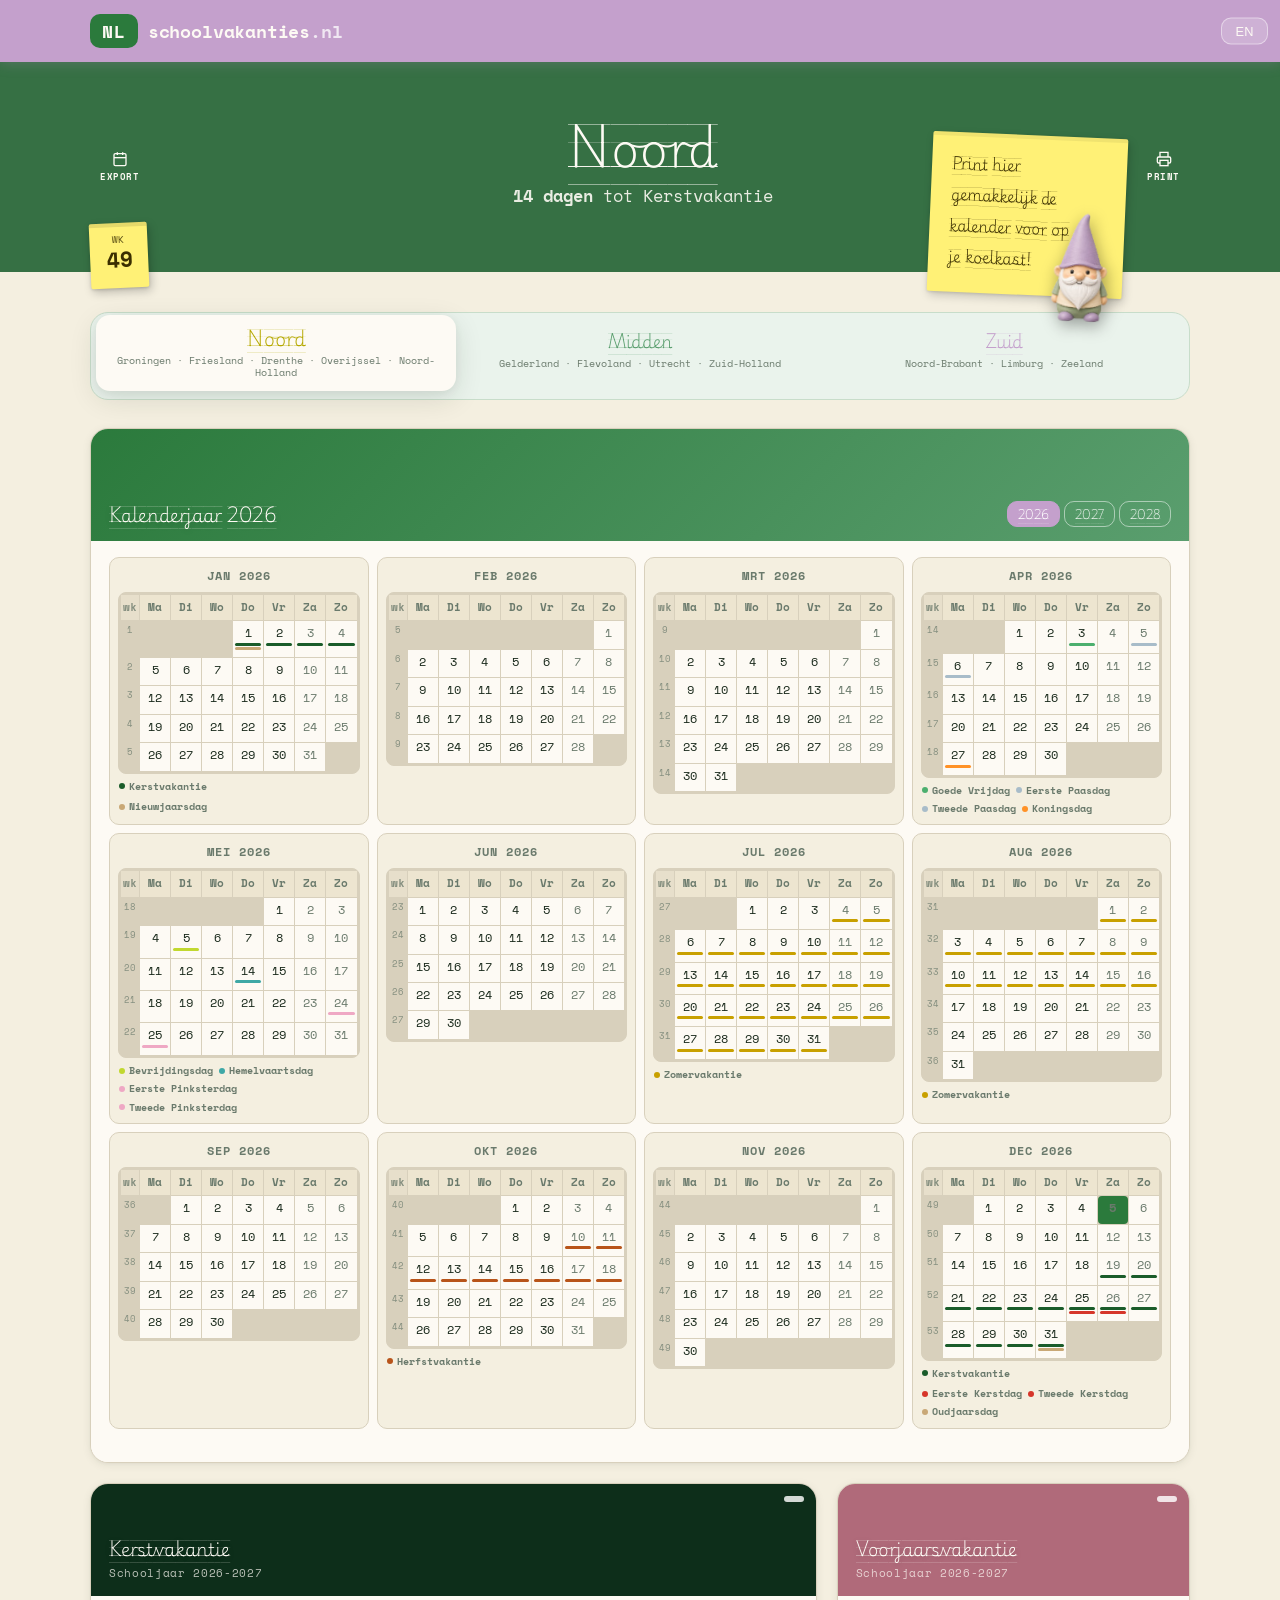
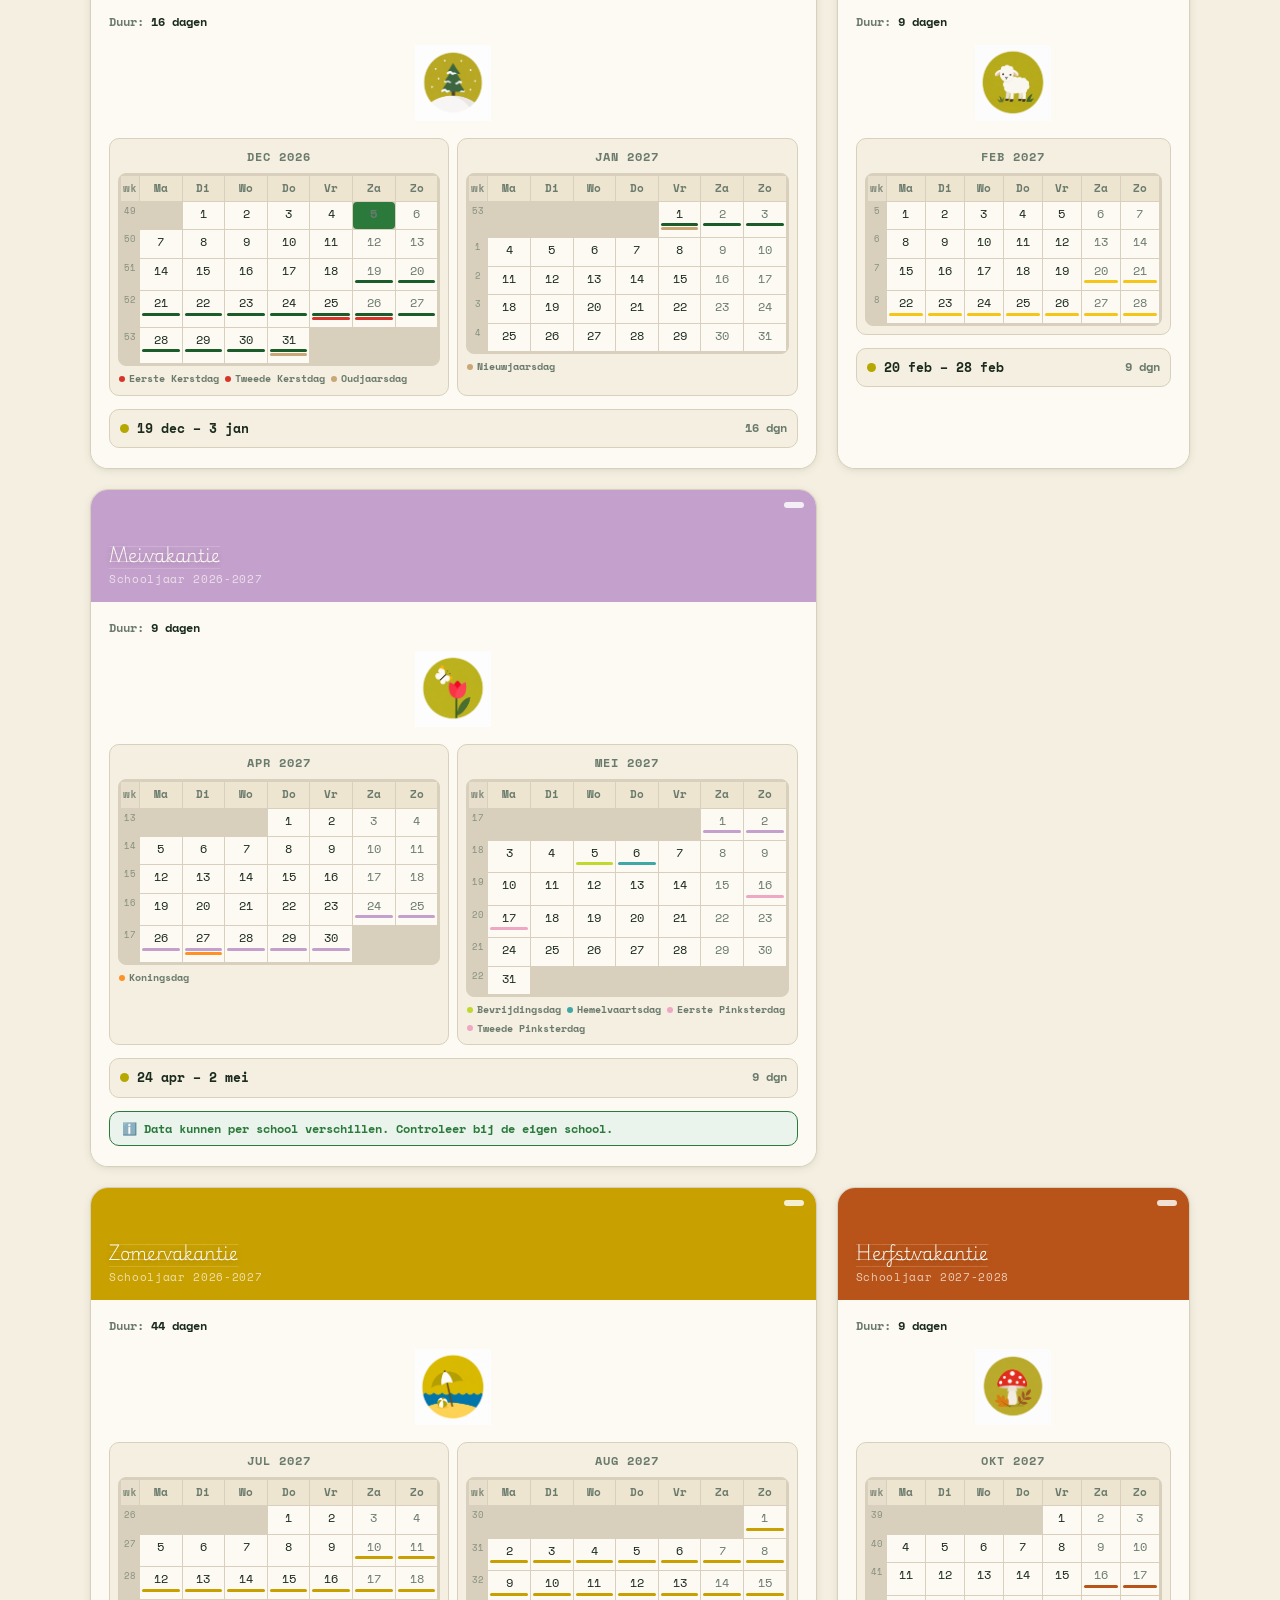
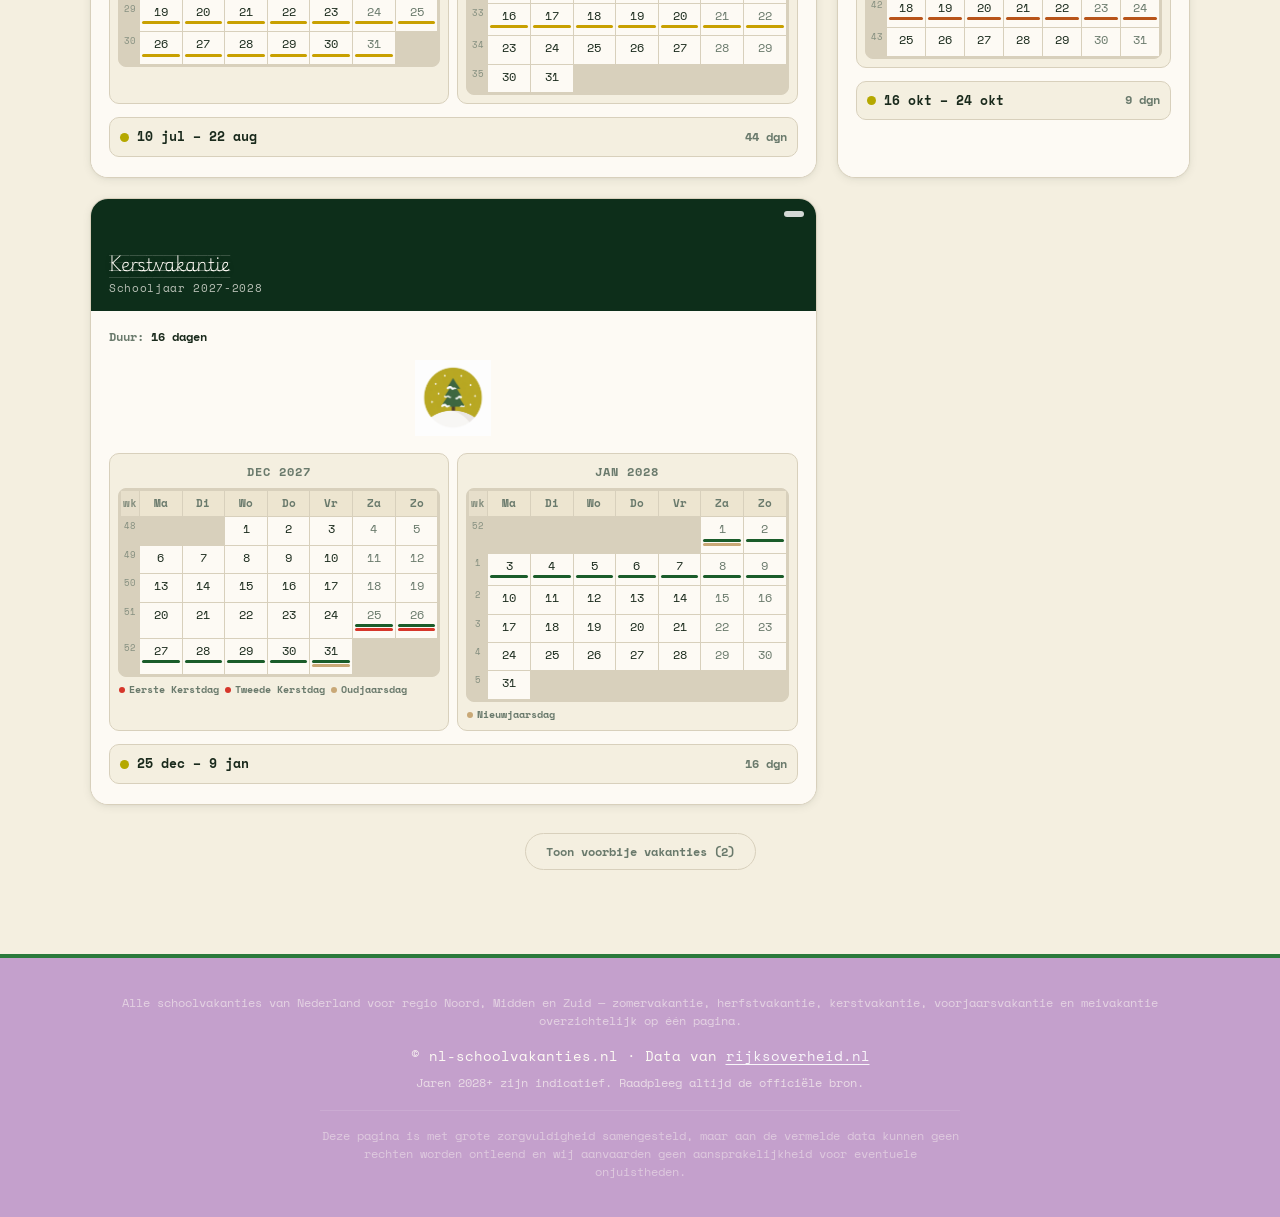
<file: index.html>
<!DOCTYPE html>
<html lang="nl">
<head>
    <!-- Google tag (gtag.js) -->
    <script async src="https://www.googletagmanager.com/gtag/js?id=G-320F3D5NRV"></script>
    <script>
      window.dataLayer = window.dataLayer || [];
      function gtag(){dataLayer.push(arguments);}
      gtag('js', new Date());
      gtag('config', 'G-320F3D5NRV');
    </script>
    <meta charset="UTF-8">
    <meta name="viewport" content="width=device-width, initial-scale=1.0">
    <title>Schoolvakanties Nederland 2025-2026 | Noord, Midden en Zuid</title>
    <meta name="description" content="Bekijk alle schoolvakanties van Nederland per regio (Noord, Midden, Zuid) voor 2025-2026. Met afteltimer, mini-kalender, agenda-export en afdrukfunctie.">
    <link rel="canonical" href="https://www.nl-schoolvakanties.nl/">
    <meta property="og:type" content="website">
    <meta property="og:url" content="https://www.nl-schoolvakanties.nl/">
    <meta property="og:title" content="Schoolvakanties Nederland 2025-2026 | Noord, Midden en Zuid">
    <meta property="og:description" content="Alle schoolvakanties van Nederland per regio (Noord, Midden, Zuid). Zomervakantie, herfstvakantie, kerstvakantie, voorjaarsvakantie en meivakantie in één overzicht.">
    <meta property="og:image" content="https://www.nl-schoolvakanties.nl/images/icons_seasons/MagnetGnomePastel.png">
    <meta property="og:locale" content="nl_NL">
    <meta name="twitter:card" content="summary">
    <meta name="twitter:title" content="Schoolvakanties Nederland 2025-2026">
    <meta name="twitter:description" content="Alle schoolvakanties per regio (Noord, Midden, Zuid) in één overzicht. Met afteltimer en agenda-export.">
    <link rel="preconnect" href="https://fonts.googleapis.com">
    <link rel="preconnect" href="https://fonts.gstatic.com" crossorigin>
    <link href="https://fonts.googleapis.com/css2?family=Playwrite+GB+J+Guides:ital@0;1&family=Space+Mono:ital,wght@0,400;0,700;1,400;1,700&display=swap" rel="stylesheet">
    <link rel="stylesheet" href="style.css">
    <link rel="icon" href="images/icons_seasons/MagnetGnomePastel.png" type="image/png">
    <script type="application/ld+json">
    {
      "@context": "https://schema.org",
      "@type": "WebSite",
      "name": "Schoolvakanties Nederland",
      "url": "https://www.nl-schoolvakanties.nl",
      "description": "Alle schoolvakanties van Nederland per regio (Noord, Midden en Zuid) voor 2025-2026 en verder. Met afteltimer, mini-kalender per vakantie, agenda-export (.ics) en afdrukfunctie.",
      "inLanguage": "nl",
      "publisher": {
        "@type": "Organization",
        "name": "nl-schoolvakanties.nl"
      }
    }
    </script>
</head>
<body>

<!-- ── Header ──────────────────────────────────────── -->
<header class="header no-print">
    <div class="nav container">
        <a class="logo" href="/">
            <span class="logo-mark">NL</span>
            <span class="logo-text">schoolvakanties<span class="logo-tld">.nl</span></span>
        </a>
        <button id="btn-lang" class="btn-lang" title="Switch to English"><span id="lang-label">EN</span></button>
    </div>
</header>

<!-- Export panel -->
<div class="export-panel no-print" id="export-panel" hidden>
    <div class="export-inner">
        <div class="export-head">
            <strong>📅 <span data-i18n="export_title">Exporteer naar agenda (.ics)</span></strong>
            <button class="export-close" id="export-close">✕</button>
        </div>
        <label class="export-label"><span data-i18n="export_label">Schooljaar</span>
            <select id="export-year-sel"></select>
        </label>
        <div class="export-btns">
            <button class="ebtn ebtn-alle" data-region="alle"><img src="images/icons_seasons/IconFlag.png" class="ebtn-icon" alt=""><span data-i18n="all_regions">Alle regio's</span></button>
            <button class="ebtn ebtn-noord" data-region="noord"><img src="images/icons_seasons/IconFlag.png" class="ebtn-icon" alt=""><span data-i18n="region_noord">Noord</span></button>
            <button class="ebtn ebtn-midden" data-region="midden"><img src="images/icons_seasons/IconFlag.png" class="ebtn-icon" alt=""><span data-i18n="region_midden">Midden</span></button>
            <button class="ebtn ebtn-zuidd" data-region="zuidd"><img src="images/icons_seasons/IconFlag.png" class="ebtn-icon" alt=""><span data-i18n="region_zuidd">Zuid</span></button>
        </div>
        <p class="export-hint" data-i18n="import_hint">Importeer het .ics bestand in Google Agenda, Outlook of Apple Agenda.</p>
    </div>
</div>

<!-- ── Hero / Countdown ────────────────────────────── -->
<div class="hero no-print">
    <div class="hero-inner container">
        <!-- Export knop links -->
        <div class="export-btn-wrap">
            <button class="rbtn-action" id="btn-export" title="Exporteer naar agenda">
                <svg width="16" height="16" viewBox="0 0 24 24" fill="none" stroke="currentColor" stroke-width="2"><rect x="3" y="4" width="18" height="18" rx="2"/><line x1="16" y1="2" x2="16" y2="6"/><line x1="8" y1="2" x2="8" y2="6"/><line x1="3" y1="10" x2="21" y2="10"/></svg>
                <span>Export</span>
            </button>
            <div class="postit-wk no-print" id="postit-wk"></div>
        </div>

        <div id="countdown"></div>

        <!-- Print knop rechts -->
        <div class="print-btn-wrap">
            <button class="rbtn-action" onclick="triggerPrint()" title="Afdrukken">
                <svg width="16" height="16" viewBox="0 0 24 24" fill="none" stroke="currentColor" stroke-width="2"><polyline points="6 9 6 2 18 2 18 9"/><path d="M6 18H4a2 2 0 01-2-2v-5a2 2 0 012-2h16a2 2 0 012 2v5a2 2 0 01-2 2h-2"/><rect x="6" y="14" width="12" height="8"/></svg>
                <span>Print</span>
            </button>
            <div class="postit no-print">
                <span class="postit-long">Print hier gemakkelijk de kalender voor op<br>je koelkast!</span>
                <span class="postit-short">Print!</span>
                <img src="images/icons_seasons/MagnetGnomePastel.png" class="postit-gnome" alt="Kabouter mascotte">
            </div>
        </div>
    </div>
</div>

<!-- ── Main ────────────────────────────────────────── -->
<main class="main no-print">
    <div class="container">

        <h1 class="sr-only">Schoolvakanties Nederland – overzicht per regio Noord, Midden en Zuid</h1>

        <!-- Region selector -->
        <div class="region-row" id="region-row">
            <button class="rbtn rbtn-n active" data-region="noord">
                <span class="rbtn-top" data-i18n="region_noord">Noord</span>
                <span class="rbtn-provinces">Groningen · Friesland · Drenthe · Overijssel · Noord-Holland</span>
            </button>
            <button class="rbtn rbtn-m" data-region="midden">
                <span class="rbtn-top" data-i18n="region_midden">Midden</span>
                <span class="rbtn-provinces">Gelderland · Flevoland · Utrecht · Zuid-Holland</span>
            </button>
            <button class="rbtn rbtn-z" data-region="zuidd">
                <span class="rbtn-top" data-i18n="region_zuidd">Zuid</span>
                <span class="rbtn-provinces">Noord-Brabant · Limburg · Zeeland</span>
            </button>
        </div>

        <!-- Year tabs -->
        <div class="year-bar" id="year-bar"></div>

        <!-- Provisional notice -->
        <div class="notice" id="notice-provisional" data-i18n="provisional" hidden>
            ⚠️ Jaren 2028 en later zijn <strong>indicatief</strong>. Controleer de officiële data op
            <a href="https://www.rijksoverheid.nl/onderwerpen/schoolvakanties" target="_blank" rel="noopener">rijksoverheid.nl</a>.
        </div>

        <!-- Cards -->
        <div class="cards" id="cards"></div>

    </div>
</main>

<!-- ── Print view (only shown when printing) ─────── -->
<div class="print-only" id="print-root"></div>

<!-- ── Footer ─────────────────────────────────────── -->
<footer class="footer no-print">
    <div class="container">
        <p class="footer-seo">Alle schoolvakanties van Nederland voor regio Noord, Midden en Zuid — zomervakantie, herfstvakantie, kerstvakantie, voorjaarsvakantie en meivakantie overzichtelijk op één pagina.</p>
        <p>© nl-schoolvakanties.nl · Data van <a href="https://www.rijksoverheid.nl/onderwerpen/schoolvakanties" target="_blank" rel="noopener">rijksoverheid.nl</a></p>
        <p class="footer-sub">Jaren 2028+ zijn indicatief. Raadpleeg altijd de officiële bron.</p>
        <p class="footer-disclaimer">Deze pagina is met grote zorgvuldigheid samengesteld, maar aan de vermelde data kunnen geen rechten worden ontleend en wij aanvaarden geen aansprakelijkheid voor eventuele onjuistheden.</p>
    </div>
</footer>

<script src="script.js"></script>
</body>
</html>
</file>
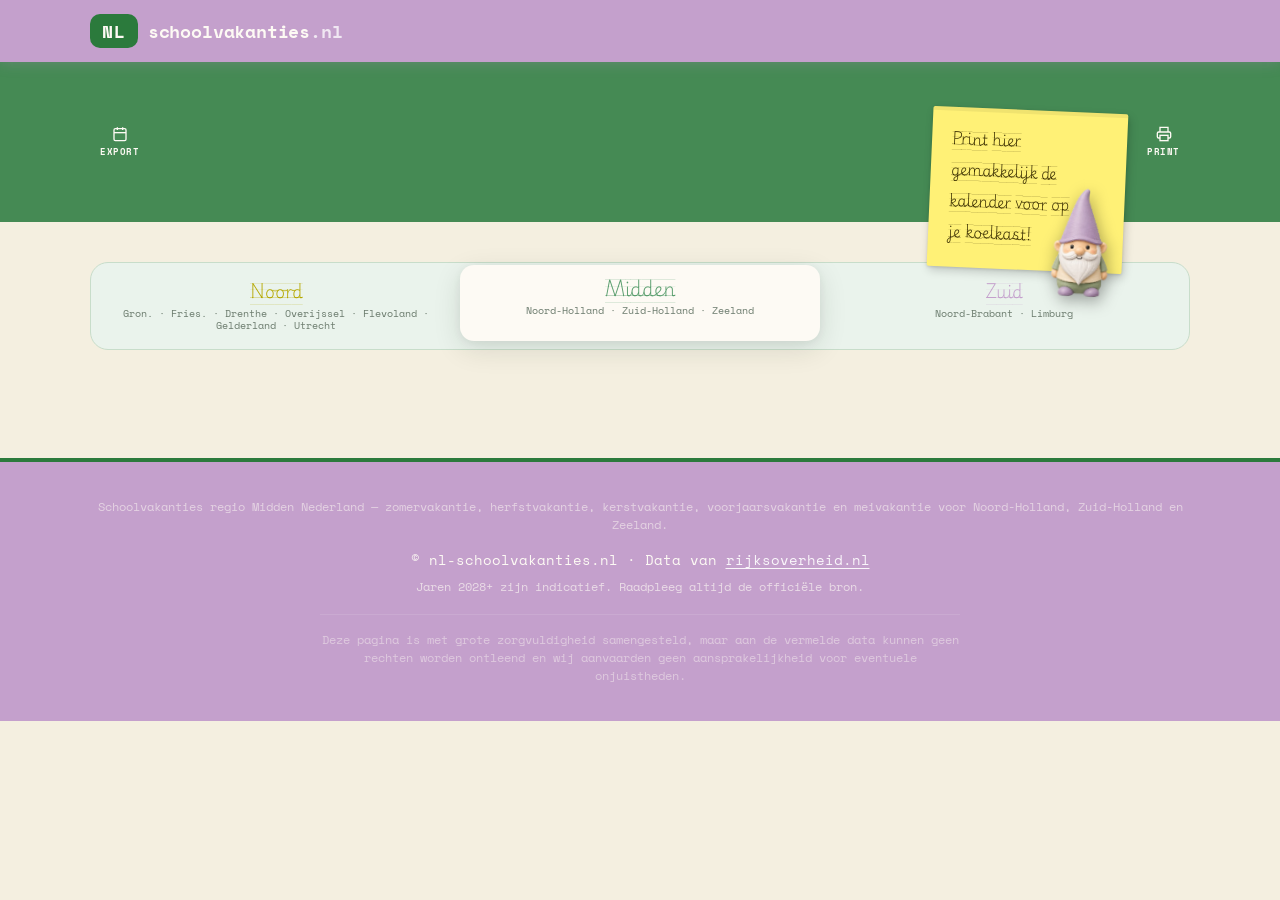
<file: midden.html>
<!DOCTYPE html>
<html lang="nl">
<head>
    <meta charset="UTF-8">
    <meta name="viewport" content="width=device-width, initial-scale=1.0">
    <title>Schoolvakanties Midden Nederland 2025-2026 | Noord-Holland, Zuid-Holland, Zeeland</title>
    <meta name="description" content="Alle schoolvakanties voor regio Midden Nederland (Noord-Holland, Zuid-Holland, Zeeland) voor 2025-2026. Met afteltimer en agenda-export.">
    <link rel="canonical" href="https://www.nl-schoolvakanties.nl/midden.html">
    <meta property="og:type" content="website">
    <meta property="og:url" content="https://www.nl-schoolvakanties.nl/midden.html">
    <meta property="og:title" content="Schoolvakanties Midden Nederland 2025-2026">
    <meta property="og:description" content="Schoolvakanties voor regio Midden: Noord-Holland, Zuid-Holland en Zeeland. Zomervakantie, herfstvakantie, kerstvakantie en meer.">
    <meta property="og:image" content="https://www.nl-schoolvakanties.nl/images/icons_seasons/MagnetGnomePastel.png">
    <meta property="og:locale" content="nl_NL">
    <meta name="twitter:card" content="summary">
    <meta name="twitter:title" content="Schoolvakanties Midden Nederland 2025-2026">
    <meta name="twitter:description" content="Schoolvakanties regio Midden: Noord-Holland, Zuid-Holland en Zeeland.">
    <link rel="preconnect" href="https://fonts.googleapis.com">
    <link rel="preconnect" href="https://fonts.gstatic.com" crossorigin>
    <link href="https://fonts.googleapis.com/css2?family=Playwrite+GB+J+Guides:ital@0;1&family=Space+Mono:ital,wght@0,400;0,700;1,400;1,700&display=swap" rel="stylesheet">
    <link rel="stylesheet" href="style.css">
    <link rel="icon" href="images/icons_seasons/MagnetGnomePastel.png" type="image/png">
    <script type="application/ld+json">
    {
      "@context": "https://schema.org",
      "@type": "WebPage",
      "name": "Schoolvakanties Midden Nederland 2025-2026",
      "url": "https://www.nl-schoolvakanties.nl/midden.html",
      "description": "Alle schoolvakanties voor regio Midden Nederland voor 2025-2026.",
      "inLanguage": "nl"
    }
    </script>
    <script>window.__defaultRegion = 'midden';</script>
</head>
<body>

<!-- ── Header ──────────────────────────────────────── -->
<header class="header no-print">
    <div class="nav container">
        <a class="logo" href="index.html">
            <span class="logo-mark">NL</span>
            <span class="logo-text">schoolvakanties<span class="logo-tld">.nl</span></span>
        </a>
    </div>
</header>

<!-- Export panel -->
<div class="export-panel no-print" id="export-panel" hidden>
    <div class="export-inner">
        <div class="export-head">
            <strong>📅 Exporteer naar agenda (.ics)</strong>
            <button class="export-close" id="export-close">✕</button>
        </div>
        <label class="export-label">Schooljaar
            <select id="export-year-sel"></select>
        </label>
        <div class="export-btns">
            <button class="ebtn ebtn-alle" data-region="alle"><img src="images/icons_seasons/IconFlag.png" class="ebtn-icon" alt="">Alle regio's</button>
            <button class="ebtn ebtn-noord" data-region="noord"><img src="images/icons_seasons/IconFlag.png" class="ebtn-icon" alt="">Noord</button>
            <button class="ebtn ebtn-midden" data-region="midden"><img src="images/icons_seasons/IconFlag.png" class="ebtn-icon" alt="">Midden</button>
            <button class="ebtn ebtn-zuidd" data-region="zuidd"><img src="images/icons_seasons/IconFlag.png" class="ebtn-icon" alt="">Zuid</button>
        </div>
        <p class="export-hint">Importeer het .ics bestand in Google Agenda, Outlook of Apple Agenda.</p>
    </div>
</div>

<!-- ── Hero / Countdown ────────────────────────────── -->
<div class="hero no-print">
    <div class="hero-inner container">
        <button class="rbtn-action" id="btn-export" title="Exporteer naar agenda">
            <svg width="16" height="16" viewBox="0 0 24 24" fill="none" stroke="currentColor" stroke-width="2"><rect x="3" y="4" width="18" height="18" rx="2"/><line x1="16" y1="2" x2="16" y2="6"/><line x1="8" y1="2" x2="8" y2="6"/><line x1="3" y1="10" x2="21" y2="10"/></svg>
            <span>Export</span>
        </button>
        <div id="countdown"></div>
        <div class="print-btn-wrap">
            <button class="rbtn-action" onclick="triggerPrint()" title="Afdrukken">
                <svg width="16" height="16" viewBox="0 0 24 24" fill="none" stroke="currentColor" stroke-width="2"><polyline points="6 9 6 2 18 2 18 9"/><path d="M6 18H4a2 2 0 01-2-2v-5a2 2 0 012-2h16a2 2 0 012 2v5a2 2 0 01-2 2h-2"/><rect x="6" y="14" width="12" height="8"/></svg>
                <span>Print</span>
            </button>
            <div class="postit no-print">
                <span class="postit-long">Print hier gemakkelijk de kalender voor op<br>je koelkast!</span>
                <span class="postit-short">Print!</span>
                <img src="images/icons_seasons/MagnetGnomePastel.png" class="postit-gnome" alt="Kabouter mascotte">
            </div>
        </div>
    </div>
</div>

<!-- ── Main ────────────────────────────────────────── -->
<main class="main no-print">
    <div class="container">
        <h1 class="sr-only">Schoolvakanties Regio Midden Nederland – Noord-Holland, Zuid-Holland en Zeeland</h1>

        <div class="region-row" id="region-row">
            <button class="rbtn rbtn-n" data-region="noord">
                <span class="rbtn-top">Noord</span>
                <span class="rbtn-provinces">Gron. · Fries. · Drenthe · Overijssel · Flevoland · Gelderland · Utrecht</span>
            </button>
            <button class="rbtn rbtn-m active" data-region="midden">
                <span class="rbtn-top">Midden</span>
                <span class="rbtn-provinces">Noord-Holland · Zuid-Holland · Zeeland</span>
            </button>
            <button class="rbtn rbtn-z" data-region="zuidd">
                <span class="rbtn-top">Zuid</span>
                <span class="rbtn-provinces">Noord-Brabant · Limburg</span>
            </button>
        </div>
        <div class="year-bar" id="year-bar"></div>
        <div class="notice" id="notice-provisional" hidden>
            ⚠️ Jaren 2028 en later zijn <strong>indicatief</strong>. Controleer de officiële data op
            <a href="https://www.rijksoverheid.nl/onderwerpen/schoolvakanties" target="_blank" rel="noopener">rijksoverheid.nl</a>.
        </div>
        <div class="cards" id="cards"></div>
    </div>
</main>

<div class="print-only" id="print-root"></div>

<!-- ── Footer ─────────────────────────────────────── -->
<footer class="footer no-print">
    <div class="container">
        <p class="footer-seo">Schoolvakanties regio Midden Nederland — zomervakantie, herfstvakantie, kerstvakantie, voorjaarsvakantie en meivakantie voor Noord-Holland, Zuid-Holland en Zeeland.</p>
        <p>© nl-schoolvakanties.nl · Data van <a href="https://www.rijksoverheid.nl/onderwerpen/schoolvakanties" target="_blank" rel="noopener">rijksoverheid.nl</a></p>
        <p class="footer-sub">Jaren 2028+ zijn indicatief. Raadpleeg altijd de officiële bron.</p>
        <p class="footer-disclaimer">Deze pagina is met grote zorgvuldigheid samengesteld, maar aan de vermelde data kunnen geen rechten worden ontleend en wij aanvaarden geen aansprakelijkheid voor eventuele onjuistheden.</p>
    </div>
</footer>

<script src="script.js"></script>
</body>
</html>
</file>
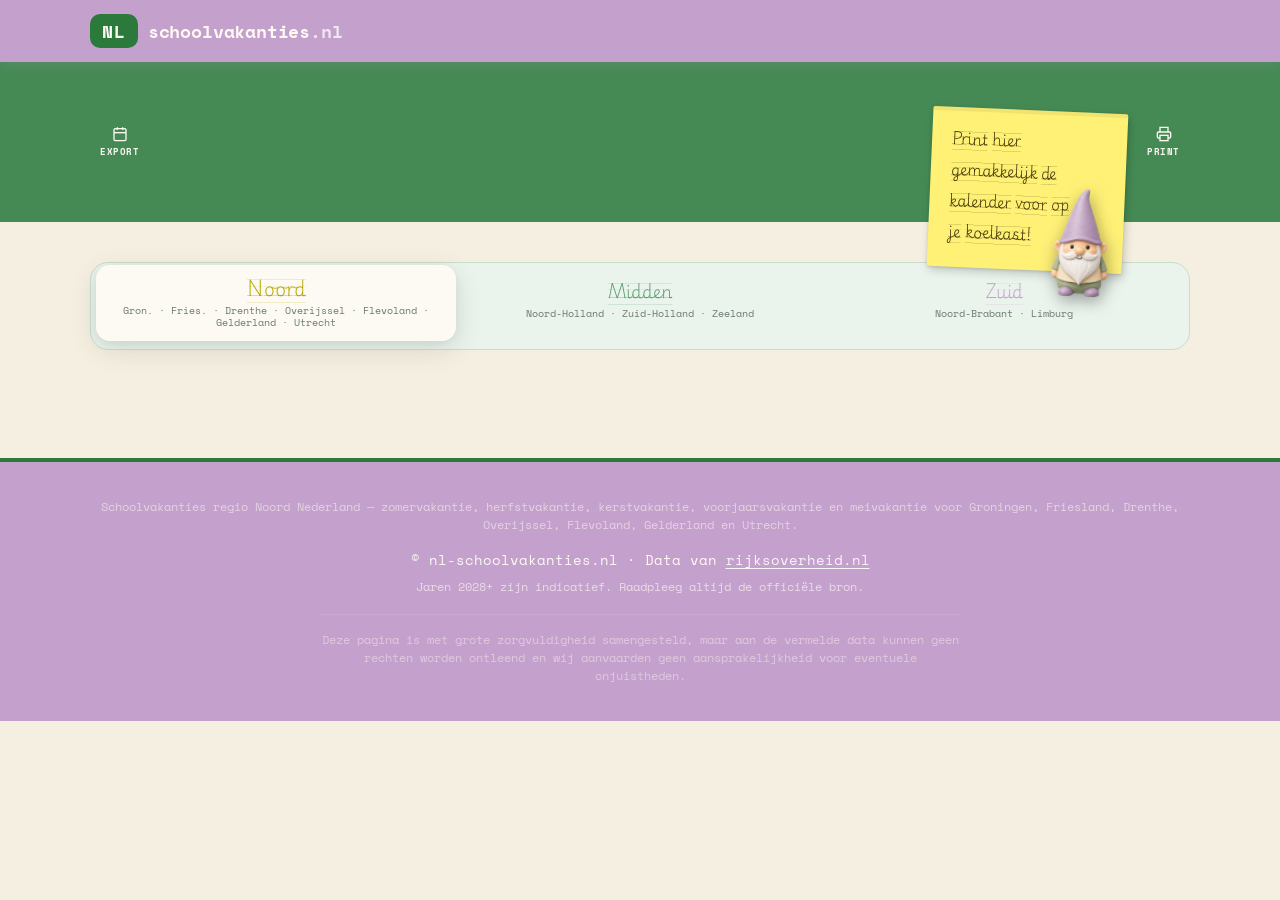
<file: noord.html>
<!DOCTYPE html>
<html lang="nl">
<head>
    <meta charset="UTF-8">
    <meta name="viewport" content="width=device-width, initial-scale=1.0">
    <title>Schoolvakanties Noord Nederland 2025-2026 | Groningen, Friesland, Drenthe</title>
    <meta name="description" content="Alle schoolvakanties voor regio Noord Nederland (Groningen, Friesland, Drenthe, Overijssel, Flevoland, Gelderland, Utrecht) voor 2025-2026. Met afteltimer en agenda-export.">
    <link rel="canonical" href="https://www.nl-schoolvakanties.nl/noord.html">
    <meta property="og:type" content="website">
    <meta property="og:url" content="https://www.nl-schoolvakanties.nl/noord.html">
    <meta property="og:title" content="Schoolvakanties Noord Nederland 2025-2026">
    <meta property="og:description" content="Schoolvakanties voor regio Noord: Groningen, Friesland, Drenthe, Overijssel, Flevoland, Gelderland en Utrecht. Zomervakantie, herfstvakantie, kerstvakantie en meer.">
    <meta property="og:image" content="https://www.nl-schoolvakanties.nl/images/icons_seasons/MagnetGnomePastel.png">
    <meta property="og:locale" content="nl_NL">
    <meta name="twitter:card" content="summary">
    <meta name="twitter:title" content="Schoolvakanties Noord Nederland 2025-2026">
    <meta name="twitter:description" content="Schoolvakanties regio Noord: Groningen, Friesland, Drenthe, Overijssel, Flevoland, Gelderland en Utrecht.">
    <link rel="preconnect" href="https://fonts.googleapis.com">
    <link rel="preconnect" href="https://fonts.gstatic.com" crossorigin>
    <link href="https://fonts.googleapis.com/css2?family=Playwrite+GB+J+Guides:ital@0;1&family=Space+Mono:ital,wght@0,400;0,700;1,400;1,700&display=swap" rel="stylesheet">
    <link rel="stylesheet" href="style.css">
    <link rel="icon" href="images/icons_seasons/MagnetGnomePastel.png" type="image/png">
    <script type="application/ld+json">
    {
      "@context": "https://schema.org",
      "@type": "WebPage",
      "name": "Schoolvakanties Noord Nederland 2025-2026",
      "url": "https://www.nl-schoolvakanties.nl/noord.html",
      "description": "Alle schoolvakanties voor regio Noord Nederland voor 2025-2026.",
      "inLanguage": "nl"
    }
    </script>
    <script>window.__defaultRegion = 'noord';</script>
</head>
<body>

<!-- ── Header ──────────────────────────────────────── -->
<header class="header no-print">
    <div class="nav container">
        <a class="logo" href="index.html">
            <span class="logo-mark">NL</span>
            <span class="logo-text">schoolvakanties<span class="logo-tld">.nl</span></span>
        </a>
    </div>
</header>

<!-- Export panel -->
<div class="export-panel no-print" id="export-panel" hidden>
    <div class="export-inner">
        <div class="export-head">
            <strong>📅 Exporteer naar agenda (.ics)</strong>
            <button class="export-close" id="export-close">✕</button>
        </div>
        <label class="export-label">Schooljaar
            <select id="export-year-sel"></select>
        </label>
        <div class="export-btns">
            <button class="ebtn ebtn-alle" data-region="alle"><img src="images/icons_seasons/IconFlag.png" class="ebtn-icon" alt="">Alle regio's</button>
            <button class="ebtn ebtn-noord" data-region="noord"><img src="images/icons_seasons/IconFlag.png" class="ebtn-icon" alt="">Noord</button>
            <button class="ebtn ebtn-midden" data-region="midden"><img src="images/icons_seasons/IconFlag.png" class="ebtn-icon" alt="">Midden</button>
            <button class="ebtn ebtn-zuidd" data-region="zuidd"><img src="images/icons_seasons/IconFlag.png" class="ebtn-icon" alt="">Zuid</button>
        </div>
        <p class="export-hint">Importeer het .ics bestand in Google Agenda, Outlook of Apple Agenda.</p>
    </div>
</div>

<!-- ── Hero / Countdown ────────────────────────────── -->
<div class="hero no-print">
    <div class="hero-inner container">
        <button class="rbtn-action" id="btn-export" title="Exporteer naar agenda">
            <svg width="16" height="16" viewBox="0 0 24 24" fill="none" stroke="currentColor" stroke-width="2"><rect x="3" y="4" width="18" height="18" rx="2"/><line x1="16" y1="2" x2="16" y2="6"/><line x1="8" y1="2" x2="8" y2="6"/><line x1="3" y1="10" x2="21" y2="10"/></svg>
            <span>Export</span>
        </button>
        <div id="countdown"></div>
        <div class="print-btn-wrap">
            <button class="rbtn-action" onclick="triggerPrint()" title="Afdrukken">
                <svg width="16" height="16" viewBox="0 0 24 24" fill="none" stroke="currentColor" stroke-width="2"><polyline points="6 9 6 2 18 2 18 9"/><path d="M6 18H4a2 2 0 01-2-2v-5a2 2 0 012-2h16a2 2 0 012 2v5a2 2 0 01-2 2h-2"/><rect x="6" y="14" width="12" height="8"/></svg>
                <span>Print</span>
            </button>
            <div class="postit no-print">
                <span class="postit-long">Print hier gemakkelijk de kalender voor op<br>je koelkast!</span>
                <span class="postit-short">Print!</span>
                <img src="images/icons_seasons/MagnetGnomePastel.png" class="postit-gnome" alt="Kabouter mascotte">
            </div>
        </div>
    </div>
</div>

<!-- ── Main ────────────────────────────────────────── -->
<main class="main no-print">
    <div class="container">
        <h1 class="sr-only">Schoolvakanties Regio Noord Nederland – Groningen, Friesland, Drenthe, Overijssel, Flevoland, Gelderland en Utrecht</h1>

        <div class="region-row" id="region-row">
            <button class="rbtn rbtn-n active" data-region="noord">
                <span class="rbtn-top">Noord</span>
                <span class="rbtn-provinces">Gron. · Fries. · Drenthe · Overijssel · Flevoland · Gelderland · Utrecht</span>
            </button>
            <button class="rbtn rbtn-m" data-region="midden">
                <span class="rbtn-top">Midden</span>
                <span class="rbtn-provinces">Noord-Holland · Zuid-Holland · Zeeland</span>
            </button>
            <button class="rbtn rbtn-z" data-region="zuidd">
                <span class="rbtn-top">Zuid</span>
                <span class="rbtn-provinces">Noord-Brabant · Limburg</span>
            </button>
        </div>
        <div class="year-bar" id="year-bar"></div>
        <div class="notice" id="notice-provisional" hidden>
            ⚠️ Jaren 2028 en later zijn <strong>indicatief</strong>. Controleer de officiële data op
            <a href="https://www.rijksoverheid.nl/onderwerpen/schoolvakanties" target="_blank" rel="noopener">rijksoverheid.nl</a>.
        </div>
        <div class="cards" id="cards"></div>
    </div>
</main>

<div class="print-only" id="print-root"></div>

<!-- ── Footer ─────────────────────────────────────── -->
<footer class="footer no-print">
    <div class="container">
        <p class="footer-seo">Schoolvakanties regio Noord Nederland — zomervakantie, herfstvakantie, kerstvakantie, voorjaarsvakantie en meivakantie voor Groningen, Friesland, Drenthe, Overijssel, Flevoland, Gelderland en Utrecht.</p>
        <p>© nl-schoolvakanties.nl · Data van <a href="https://www.rijksoverheid.nl/onderwerpen/schoolvakanties" target="_blank" rel="noopener">rijksoverheid.nl</a></p>
        <p class="footer-sub">Jaren 2028+ zijn indicatief. Raadpleeg altijd de officiële bron.</p>
        <p class="footer-disclaimer">Deze pagina is met grote zorgvuldigheid samengesteld, maar aan de vermelde data kunnen geen rechten worden ontleend en wij aanvaarden geen aansprakelijkheid voor eventuele onjuistheden.</p>
    </div>
</footer>

<script src="script.js"></script>
</body>
</html>
</file>
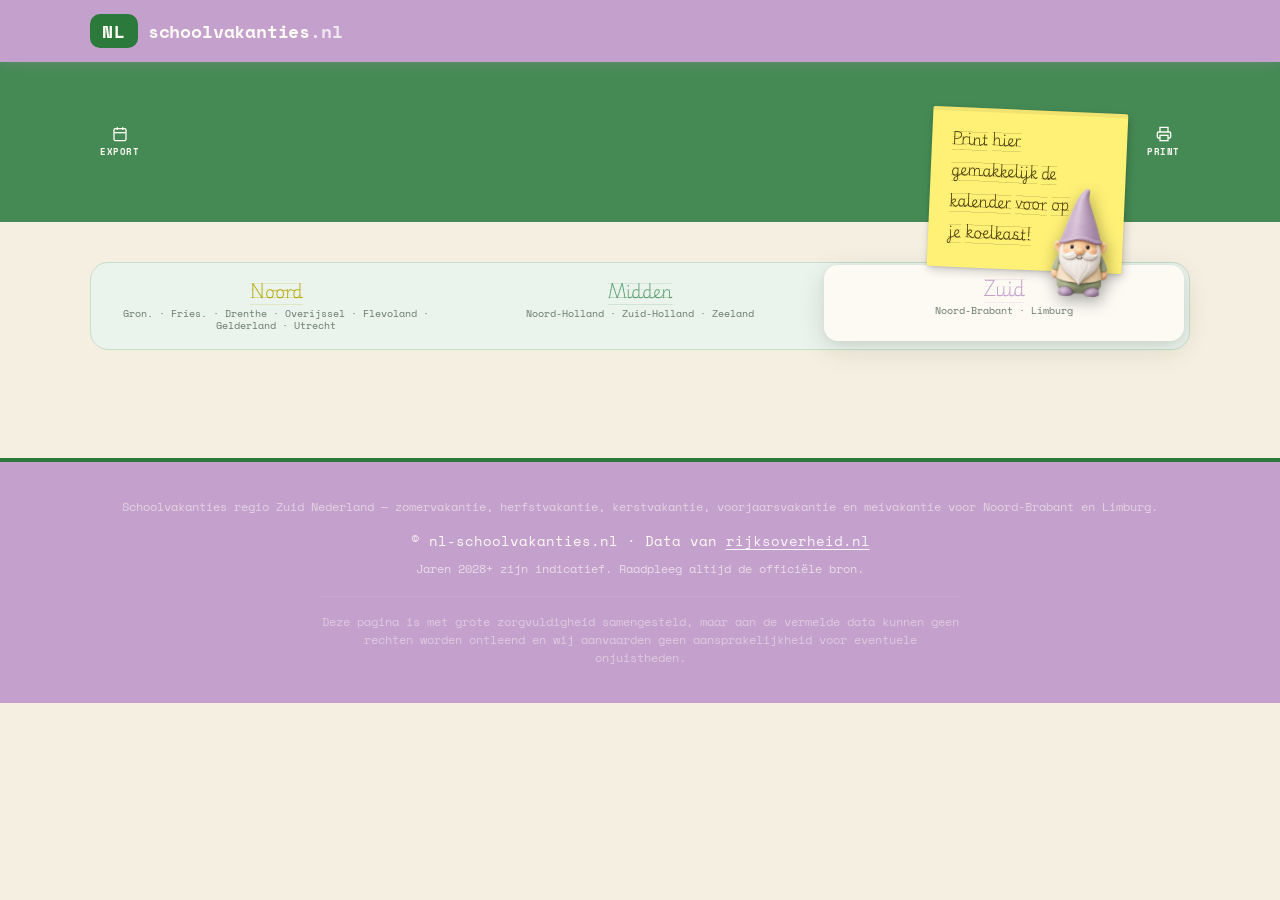
<file: zuidd.html>
<!DOCTYPE html>
<html lang="nl">
<head>
    <meta charset="UTF-8">
    <meta name="viewport" content="width=device-width, initial-scale=1.0">
    <title>Schoolvakanties Zuid Nederland 2025-2026 | Noord-Brabant, Limburg</title>
    <meta name="description" content="Alle schoolvakanties voor regio Zuid Nederland (Noord-Brabant, Limburg) voor 2025-2026. Zomervakantie, herfstvakantie, kerstvakantie en meer. Met afteltimer en agenda-export.">
    <link rel="canonical" href="https://www.nl-schoolvakanties.nl/zuidd.html">
    <meta property="og:type" content="website">
    <meta property="og:url" content="https://www.nl-schoolvakanties.nl/zuidd.html">
    <meta property="og:title" content="Schoolvakanties Zuid Nederland 2025-2026">
    <meta property="og:description" content="Schoolvakanties voor regio Zuid: Noord-Brabant en Limburg. Zomervakantie, herfstvakantie, kerstvakantie en meer.">
    <meta property="og:image" content="https://www.nl-schoolvakanties.nl/images/icons_seasons/MagnetGnomePastel.png">
    <meta property="og:locale" content="nl_NL">
    <meta name="twitter:card" content="summary">
    <meta name="twitter:title" content="Schoolvakanties Zuid Nederland 2025-2026">
    <meta name="twitter:description" content="Schoolvakanties regio Zuid: Noord-Brabant en Limburg.">
    <link rel="preconnect" href="https://fonts.googleapis.com">
    <link rel="preconnect" href="https://fonts.gstatic.com" crossorigin>
    <link href="https://fonts.googleapis.com/css2?family=Playwrite+GB+J+Guides:ital@0;1&family=Space+Mono:ital,wght@0,400;0,700;1,400;1,700&display=swap" rel="stylesheet">
    <link rel="stylesheet" href="style.css">
    <link rel="icon" href="images/icons_seasons/MagnetGnomePastel.png" type="image/png">
    <script type="application/ld+json">
    {
      "@context": "https://schema.org",
      "@type": "WebPage",
      "name": "Schoolvakanties Zuid Nederland 2025-2026",
      "url": "https://www.nl-schoolvakanties.nl/zuidd.html",
      "description": "Alle schoolvakanties voor regio Zuid Nederland voor 2025-2026.",
      "inLanguage": "nl"
    }
    </script>
    <script>window.__defaultRegion = 'zuidd';</script>
</head>
<body>

<!-- ── Header ──────────────────────────────────────── -->
<header class="header no-print">
    <div class="nav container">
        <a class="logo" href="index.html">
            <span class="logo-mark">NL</span>
            <span class="logo-text">schoolvakanties<span class="logo-tld">.nl</span></span>
        </a>
    </div>
</header>

<!-- Export panel -->
<div class="export-panel no-print" id="export-panel" hidden>
    <div class="export-inner">
        <div class="export-head">
            <strong>📅 Exporteer naar agenda (.ics)</strong>
            <button class="export-close" id="export-close">✕</button>
        </div>
        <label class="export-label">Schooljaar
            <select id="export-year-sel"></select>
        </label>
        <div class="export-btns">
            <button class="ebtn ebtn-alle" data-region="alle"><img src="images/icons_seasons/IconFlag.png" class="ebtn-icon" alt="">Alle regio's</button>
            <button class="ebtn ebtn-noord" data-region="noord"><img src="images/icons_seasons/IconFlag.png" class="ebtn-icon" alt="">Noord</button>
            <button class="ebtn ebtn-midden" data-region="midden"><img src="images/icons_seasons/IconFlag.png" class="ebtn-icon" alt="">Midden</button>
            <button class="ebtn ebtn-zuidd" data-region="zuidd"><img src="images/icons_seasons/IconFlag.png" class="ebtn-icon" alt="">Zuid</button>
        </div>
        <p class="export-hint">Importeer het .ics bestand in Google Agenda, Outlook of Apple Agenda.</p>
    </div>
</div>

<!-- ── Hero / Countdown ────────────────────────────── -->
<div class="hero no-print">
    <div class="hero-inner container">
        <button class="rbtn-action" id="btn-export" title="Exporteer naar agenda">
            <svg width="16" height="16" viewBox="0 0 24 24" fill="none" stroke="currentColor" stroke-width="2"><rect x="3" y="4" width="18" height="18" rx="2"/><line x1="16" y1="2" x2="16" y2="6"/><line x1="8" y1="2" x2="8" y2="6"/><line x1="3" y1="10" x2="21" y2="10"/></svg>
            <span>Export</span>
        </button>
        <div id="countdown"></div>
        <div class="print-btn-wrap">
            <button class="rbtn-action" onclick="triggerPrint()" title="Afdrukken">
                <svg width="16" height="16" viewBox="0 0 24 24" fill="none" stroke="currentColor" stroke-width="2"><polyline points="6 9 6 2 18 2 18 9"/><path d="M6 18H4a2 2 0 01-2-2v-5a2 2 0 012-2h16a2 2 0 012 2v5a2 2 0 01-2 2h-2"/><rect x="6" y="14" width="12" height="8"/></svg>
                <span>Print</span>
            </button>
            <div class="postit no-print">
                <span class="postit-long">Print hier gemakkelijk de kalender voor op<br>je koelkast!</span>
                <span class="postit-short">Print!</span>
                <img src="images/icons_seasons/MagnetGnomePastel.png" class="postit-gnome" alt="Kabouter mascotte">
            </div>
        </div>
    </div>
</div>

<!-- ── Main ────────────────────────────────────────── -->
<main class="main no-print">
    <div class="container">
        <h1 class="sr-only">Schoolvakanties Regio Zuid Nederland – Noord-Brabant en Limburg</h1>

        <div class="region-row" id="region-row">
            <button class="rbtn rbtn-n" data-region="noord">
                <span class="rbtn-top">Noord</span>
                <span class="rbtn-provinces">Gron. · Fries. · Drenthe · Overijssel · Flevoland · Gelderland · Utrecht</span>
            </button>
            <button class="rbtn rbtn-m" data-region="midden">
                <span class="rbtn-top">Midden</span>
                <span class="rbtn-provinces">Noord-Holland · Zuid-Holland · Zeeland</span>
            </button>
            <button class="rbtn rbtn-z active" data-region="zuidd">
                <span class="rbtn-top">Zuid</span>
                <span class="rbtn-provinces">Noord-Brabant · Limburg</span>
            </button>
        </div>
        <div class="year-bar" id="year-bar"></div>
        <div class="notice" id="notice-provisional" hidden>
            ⚠️ Jaren 2028 en later zijn <strong>indicatief</strong>. Controleer de officiële data op
            <a href="https://www.rijksoverheid.nl/onderwerpen/schoolvakanties" target="_blank" rel="noopener">rijksoverheid.nl</a>.
        </div>
        <div class="cards" id="cards"></div>
    </div>
</main>

<div class="print-only" id="print-root"></div>

<!-- ── Footer ─────────────────────────────────────── -->
<footer class="footer no-print">
    <div class="container">
        <p class="footer-seo">Schoolvakanties regio Zuid Nederland — zomervakantie, herfstvakantie, kerstvakantie, voorjaarsvakantie en meivakantie voor Noord-Brabant en Limburg.</p>
        <p>© nl-schoolvakanties.nl · Data van <a href="https://www.rijksoverheid.nl/onderwerpen/schoolvakanties" target="_blank" rel="noopener">rijksoverheid.nl</a></p>
        <p class="footer-sub">Jaren 2028+ zijn indicatief. Raadpleeg altijd de officiële bron.</p>
        <p class="footer-disclaimer">Deze pagina is met grote zorgvuldigheid samengesteld, maar aan de vermelde data kunnen geen rechten worden ontleend en wij aanvaarden geen aansprakelijkheid voor eventuele onjuistheden.</p>
    </div>
</footer>

<script src="script.js"></script>
</body>
</html>
</file>
<file: style.css>
/* nl-schoolvakanties.nl
   Stijl: warm · vertrouwd · fris
   Palet: cremewit · bosgroen · zachte lila
   Font: Space Mono + Playwrite GB J Guides */

*, *::before, *::after { box-sizing: border-box; margin: 0; padding: 0; }

:root {
    /* Kernpalet — geïnspireerd op coffee-club kleurenschema */
    --green:       #2B7A3C;   /* bosgroen — primair */
    --green-mid:   #5A9E6E;   /* middengroen — kaartkoppen zomer/herfst */
    --green-light: #EAF3EC;   /* lichtgroen — hover, actieve achtergronden */
    --lilac:       #C4A0CC;   /* zachte lila — accent (mei, tweede kleur) */
    --lilac-light: #F3EDF5;   /* heel licht lila — lila-hover */

    /* Neutrale kleuren */
    --text:    #1A2A1C;   /* donkergroen-zwart */
    --text2:   #6A7A6C;   /* middentoon met groene ondertoon */
    --bg:      #F4EFE0;   /* cremewit — paginaachtergrond */
    --bg2:     #EDE5D0;   /* iets warmer crème */
    --white:   #FDFAF4;   /* warmwit — kaarten */
    --border:  #D8D0BC;   /* warme zandrand */

    /* Regiokleuren — tinten van hetzelfde groen */
    --c-n: #2B7A3C;
    --c-m: #5A9E6E;
    --c-z: #C4A0CC;

    --primary: var(--green);

    --radius:    18px;
    --radius-sm: 10px;
    --shadow-1: 0 2px 10px rgba(26,42,28,.07), 0 1px 3px rgba(26,42,28,.04);
    --shadow-2: 0 8px 28px rgba(26,42,28,.12), 0 2px 8px rgba(26,42,28,.06);
}

body {
    font-family: 'Space Mono', 'Courier New', monospace;
    background: var(--bg);
    color: var(--text);
    line-height: 1.6;
    font-size: 13px;
}

a { color: var(--green); text-underline-offset: 3px; }

.container {
    max-width: 1140px;
    margin: 0 auto;
    padding: 0 20px;
}

/* ── Header ──────────────────────────────────────────── */
.header {
    background: var(--lilac);
    border-bottom: none;
    position: sticky;
    top: 0;
    z-index: 200;
    box-shadow: 0 2px 12px rgba(180,140,190,.25);
}

.nav {
    height: 62px;
    display: flex;
    align-items: center;
    justify-content: space-between;
}

.logo {
    display: flex;
    align-items: center;
    gap: 10px;
    text-decoration: none;
}

.logo-mark {
    background: var(--green);
    color: var(--white);
    font-size: 1.1rem;
    font-weight: 700;
    letter-spacing: 0.05em;
    padding: 5px 12px;
    border-radius: 10px;
    line-height: 1.4;
}

.logo-text {
    font-size: 1.1rem;
    font-weight: 700;
    color: var(--white);
    letter-spacing: -0.01em;
}

.logo-tld { color: rgba(255,255,255,.75); }

.btn-lang {
    background: rgba(255,255,255,.18);
    border: 1.5px solid rgba(255,255,255,.45);
    color: var(--white);
    font-family: sans-serif;
    font-size: .8rem;
    font-weight: 400;
    letter-spacing: .03em;
    padding: 5px 13px;
    border-radius: 10px;
    cursor: pointer;
    transition: background .15s, transform .1s;
    position: absolute;
    right: 12px;
    top: 50%;
    transform: translateY(-50%);
}
.btn-lang:hover  { background: rgba(255,255,255,.30); transform: translateY(-1px); }
.btn-lang:active { transform: scale(0.96); }

.nav-right { display: flex; gap: 8px; align-items: center; }

.print-btn-wrap  { position: relative; flex-shrink: 0; }
.export-btn-wrap { position: relative; flex-shrink: 0; }

.rbtn-action {
    display: flex;
    flex-direction: column;
    align-items: center;
    gap: 3px;
    padding: 8px 10px;
    border: none;
    border-radius: 12px;
    background: transparent;
    cursor: pointer;
    transition: background .18s, transform .18s;
    font-family: inherit;
    font-size: 0.58rem;
    font-weight: 700;
    color: var(--white);
    text-transform: uppercase;
    letter-spacing: 0.06em;
    white-space: nowrap;
    flex-shrink: 0;
}

.rbtn-action svg { stroke: var(--white); }
.rbtn-action:hover { background: rgba(255,255,255,.22); transform: translateY(-1px); }
.rbtn-action:active { transform: scale(0.96); }

.postit {
    position: absolute;
    top: -8px;
    right: calc(100% + 12px);
    width: 195px;
    background: #FFF176;
    color: #3A2E00;
    font-family: 'Playwrite GB J Guides', cursive;
    font-size: 0.92rem;
    font-weight: 400;
    line-height: 2.1;
    padding: 16px 20px 20px;
    border-radius: 2px;
    box-shadow: 2px 4px 10px rgba(0,0,0,0.18), 0 1px 3px rgba(0,0,0,0.12);
    transform: rotate(2.5deg);
    z-index: 150;
    pointer-events: none;
}

.postit-gnome {
    position: absolute;
    bottom: -40px;
    right: -50px;
    width: 180px;
    height: auto;
    filter: drop-shadow(2px 5px 8px rgba(0,0,0,0.35));
    pointer-events: none;
}

.postit-short { display: none; }

.postit::before {
    content: '';
    position: absolute;
    top: 0; left: 0; right: 0;
    height: 4px;
    background: rgba(0,0,0,0.06);
    border-radius: 2px 2px 0 0;
}

.postit-wk {
    position: absolute;
    left: 0;
    bottom: -96px;
    transform: rotate(-2.5deg);
    width: 58px;
    text-align: center;
    background: #FFF176;
    color: #3A2E00;
    font-family: 'Space Mono', monospace;
    padding: 10px 8px 14px;
    border-radius: 2px;
    box-shadow: 2px 4px 10px rgba(0,0,0,0.22), 0 1px 3px rgba(0,0,0,0.15);
    z-index: 150;
    pointer-events: none;
    line-height: 1.3;
}

.postit-wk::before {
    content: '';
    position: absolute;
    top: 0; left: 0; right: 0;
    height: 4px;
    background: rgba(0,0,0,0.10);
    border-radius: 2px 2px 0 0;
}

.postit-wk-label {
    display: block;
    font-size: 0.60rem;
    opacity: 0.85;
    letter-spacing: 0.05em;
    text-transform: uppercase;
}

.postit-wk-num {
    display: block;
    font-size: 1.35rem;
    font-weight: 700;
    letter-spacing: -0.02em;
}

.nav-btn {
    display: flex;
    align-items: center;
    gap: 6px;
    padding: 7px 16px;
    border: 1.5px solid rgba(255,255,255,.55);
    border-radius: 999px;
    background: rgba(255,255,255,.22);
    color: var(--white);
    font-family: inherit;
    font-size: 0.82rem;
    font-weight: 600;
    cursor: pointer;
    transition: all .18s;
}

.nav-btn:hover {
    background: rgba(255,255,255,.45);
    border-color: rgba(255,255,255,.8);
    color: var(--white);
    box-shadow: none;
}

/* ── Export panel ────────────────────────────────────── */
.export-panel {
    position: fixed;
    top: 72px;
    right: 20px;
    z-index: 300;
    background: var(--white);
    border: 1.5px solid var(--border);
    border-radius: var(--radius);
    box-shadow: var(--shadow-2);
    width: 290px;
    padding: 18px;
}

.export-head {
    display: flex;
    justify-content: space-between;
    align-items: center;
    margin-bottom: 14px;
    font-size: 0.88rem;
    font-weight: 700;
}

.export-close {
    background: none;
    border: none;
    cursor: pointer;
    color: var(--text2);
    font-size: 1rem;
    line-height: 1;
    padding: 2px 6px;
    border-radius: 8px;
}

.export-close:hover { background: var(--bg); }

.export-label {
    display: flex;
    flex-direction: column;
    gap: 4px;
    font-size: 0.78rem;
    font-weight: 600;
    color: var(--text2);
    margin-bottom: 12px;
}

.export-label select {
    font-family: inherit;
    font-size: 0.88rem;
    padding: 7px 10px;
    border: 1.5px solid var(--border);
    border-radius: var(--radius-sm);
    background: var(--white);
    color: var(--text);
    cursor: pointer;
}

.export-btns { display: flex; flex-direction: column; gap: 6px; }

.ebtn {
    padding: 10px 14px;
    border: 1.5px solid var(--border);
    border-radius: var(--radius-sm);
    background: var(--bg);
    color: var(--text);
    font-family: inherit;
    font-size: 0.82rem;
    font-weight: 600;
    cursor: pointer;
    text-align: left;
    transition: all .15s;
}

.ebtn:hover { background: var(--bg2); border-color: var(--green); box-shadow: var(--shadow-1); }

.ebtn-icon {
    width: 20px;
    height: 20px;
    object-fit: contain;
    vertical-align: middle;
    margin-right: 8px;
}

.ebtn-noord { border-left: 4px solid #B5A800; }
.ebtn-noord:hover { border-left-color: #B5A800; border-color: #B5A800; background: #FAFAE8; }

.ebtn-midden { border-left: 4px solid var(--green-mid); }
.ebtn-midden:hover { border-left-color: var(--green-mid); border-color: var(--green-mid); background: var(--green-light); }

.ebtn-zuidd { border-left: 4px solid var(--lilac); }
.ebtn-zuidd:hover { border-left-color: var(--lilac); border-color: var(--lilac); background: var(--lilac-light); }

.export-hint {
    margin-top: 12px;
    font-size: 0.74rem;
    color: var(--text2);
    line-height: 1.45;
}

/* ── Hero ────────────────────────────────────────────── */
.hero {
    padding: 56px 0;
    position: relative;
    overflow: visible;
    background: var(--green);
    transition: background .3s;
}

/* Zachte seizoenskleuren */
.hero[data-season="zomer"]    { background: var(--green-mid); }
.hero[data-season="herfst"]   { background: var(--green-mid); }
.hero[data-season="kerst"]    { background: #1A5C2A; }
.hero[data-season="voorjaar"] { background: var(--green); }
.hero[data-season="mei"]      { background: var(--lilac); }

/* Lichte overlay voor zachte look */
.hero::before {
    content: '';
    position: absolute;
    inset: 0;
    z-index: 1;
    background: rgba(255,255,255,0.12);
}

.hero-inner {
    position: relative;
    z-index: 2;
    display: flex;
    align-items: center;
    justify-content: space-between;
    gap: 16px;
}

#countdown { flex: 1; text-align: center; }

/* Banner — vakantiename + datumrange */
#countdown { color: var(--white); }

.cd-region {
    font-family: 'Playwrite GB J Guides', cursive;
    font-size: 3rem;
    font-weight: 400;
    line-height: 1.15;
    margin-bottom: 10px;
}

.cd-countdown {
    font-size: 1.05rem;
    opacity: 0.9;
    font-weight: 500;
    margin-bottom: 6px;
}

.cd-countdown strong { font-weight: 700; }

.cd-dates {
    font-size: 0.88rem;
    opacity: 0.72;
    font-weight: 500;
}


/* ── Main ────────────────────────────────────────────── */
.main { padding: 40px 0 80px; }

/* ── Region selector — strip ─────────────────────────── */
.region-header { margin-bottom: 8px; }

.region-prompt {
    font-size: 0.7rem;
    font-weight: 700;
    color: var(--text2);
    text-transform: uppercase;
    letter-spacing: 0.10em;
}

/* Strip-container */
.region-row {
    display: flex;
    gap: 4px;
    margin-bottom: 28px;
    background: var(--green-light);
    border-radius: var(--radius);
    padding: 5px;
    border: 1.5px solid #C8DDCA;
}

/* Tab-knop */
.rbtn {
    flex: 1;
    display: flex;
    flex-direction: column;
    align-items: center;
    padding: 12px 8px;
    border: none;
    border-radius: 14px;
    background: transparent;
    cursor: pointer;
    transition: background .18s, box-shadow .18s, transform .18s;
    font-family: inherit;
    text-align: center;
    box-shadow: none;
}

.rbtn:hover { background: rgba(255,255,255,.55); transform: translateY(-1px); }
.rbtn:active { transform: scale(0.96); }

/* Actieve tab: wit kaartje, omhoog */
.rbtn.active {
    background: var(--white);
    box-shadow: var(--shadow-2);
    transform: translateY(-3px);
}

.rbtn.active .rbtn-top {
    transform: scale(1.1);
    display: inline-block;
    transition: transform .18s ease;
}

.rbtn-top-alle {
    font-family: 'Playwrite GB J Guides', cursive;
    font-size: 1.05rem;
    font-weight: 400;
    color: var(--green);
    line-height: 1.3;
    margin-bottom: 2px;
}

.rbtn-top {
    line-height: 1;
    margin-bottom: 2px;
}

.rbtn-n .rbtn-top { font-family: 'Playwrite GB J Guides', cursive; font-size: 1.05rem; font-weight: 400; color: #B5A800;          line-height: 1.3; }
.rbtn-m .rbtn-top { font-family: 'Playwrite GB J Guides', cursive; font-size: 1.05rem; font-weight: 400; color: var(--green-mid); line-height: 1.3; }
.rbtn-z .rbtn-top { font-family: 'Playwrite GB J Guides', cursive; font-size: 1.05rem; font-weight: 400; color: var(--lilac);     line-height: 1.3; }

.rbtn-name {
    font-size: 0.78rem;
    font-weight: 700;
    color: var(--text);
    text-transform: uppercase;
    letter-spacing: 0.05em;
}

.rbtn-provinces {
    font-size: 0.6rem;
    color: var(--text2);
    line-height: 1.3;
    margin-top: 3px;
}

/* ── Year bar (verborgen — tabs zitten in de jaarkaart-banner) */
.year-bar { display: none; }

.ytab {
    padding: 6px 16px;
    border: 1.5px solid var(--border);
    border-radius: 999px;
    background: var(--white);
    color: var(--text2);
    font-family: inherit;
    font-size: 0.82rem;
    font-weight: 600;
    cursor: pointer;
    transition: all .18s;
}

.ytab:hover { border-color: var(--green); color: var(--green); background: var(--green-light); }
.ytab.active { background: var(--green); border-color: var(--green); color: var(--white); font-weight: 700; box-shadow: 0 2px 8px rgba(43,122,60,.25); }

/* Past toggle button */
.past-toggle-wrap {
    grid-column: 1 / -1;
    display: flex;
    justify-content: center;
    padding: 8px 0 4px;
}

.past-toggle-btn {
    padding: 8px 20px;
    border: 1.5px solid var(--border);
    border-radius: 999px;
    background: var(--bg);
    color: var(--text2);
    font-family: inherit;
    font-size: 0.78rem;
    font-weight: 600;
    cursor: pointer;
    transition: all .15s;
}

.past-toggle-btn:hover {
    border-color: var(--green);
    color: var(--green);
    background: var(--green-light);
}

/* Provisional notice */
.notice {
    background: var(--green-light);
    border: 1.5px solid var(--green);
    border-radius: var(--radius-sm);
    padding: 10px 16px;
    font-size: 0.8rem;
    color: var(--text);
    margin-bottom: 22px;
    font-weight: 600;
}

/* ── Cards grid ──────────────────────────────────────── */
.cards {
    display: grid;
    grid-template-columns: repeat(auto-fill, minmax(340px, 1fr));
    gap: 20px;
}

/* ── Wide vacation card (spans 2 months) ────────────── */
@media (min-width: 700px) {
    .card--wide { grid-column: span 2; }
}

/* ── Year overview card ──────────────────────────────── */
.year-card {
    grid-column: 1 / -1;
}

.year-card-img {
    background: linear-gradient(135deg, var(--green) 0%, var(--green-mid) 100%);
    height: 136px;
}

.year-card-tabs {
    display: flex;
    flex-wrap: wrap;
    justify-content: flex-end;
    gap: 4px;
    margin-left: auto;
    align-self: flex-end;
}

.year-card-tabs .ycal-tab { padding: 3px 10px; font-size: 0.70rem; font-family: 'Playwrite GB J Guides', cursive; font-weight: 400; background: transparent; border: 1.5px solid rgba(255,255,255,0.50); border-radius: 10px; color: rgba(255,255,255,0.85); cursor: pointer; transition: all .18s; }
.year-card-tabs .ycal-tab:hover { border-color: rgba(255,255,255,0.90); color: #fff; }
.year-card-tabs .ycal-tab.active { background: var(--lilac); border-color: var(--lilac); color: #fff; font-weight: 400; }

.year-card-tabs .ytab {
    padding: 3px 10px;
    font-size: 0.70rem;
    font-family: 'Playwrite GB J Guides', cursive;
    font-weight: 400;
    background: rgba(255,255,255,0.18);
    border-color: rgba(255,255,255,0.35);
    color: rgba(255,255,255,0.85);
}

.year-card-tabs .ytab:hover {
    background: rgba(255,255,255,0.32);
    border-color: rgba(255,255,255,0.65);
    color: #fff;
}

.year-card-tabs .ytab.active {
    background: rgba(255,255,255,0.92);
    border-color: transparent;
    color: var(--green);
    box-shadow: 0 1px 4px rgba(0,0,0,0.15);
}

.year-cal-grid {
    display: grid;
    grid-template-columns: repeat(4, 1fr);
    gap: 8px;
}

.year-card .mini-cal { min-width: unset; }

@media (max-width: 960px) {
    .year-cal-grid { grid-template-columns: repeat(3, 1fr); }
}

@media (max-width: 640px) {
    .year-cal-grid {
        display: flex;
        flex-wrap: nowrap;
        overflow-x: auto;
        -webkit-overflow-scrolling: touch;
        padding-bottom: 4px;
        scrollbar-width: none;      /* Firefox */
        -ms-overflow-style: none;   /* oude Edge */
    }
    .year-cal-grid::-webkit-scrollbar { display: none; }  /* Chrome/Safari */
    .year-card .mini-cal { min-width: 168px; flex-shrink: 0; }

    /* Handgetekend pijltje i.p.v. scrollbalk — zelfde lijnstijl als de kop */
    .ycal-scrollhint {
        position: relative;
        display: block;
        width: 30px;
        height: 1.5px;
        background: var(--text2);
        opacity: 0.55;
        margin: 10px auto 2px;
    }
    .ycal-scrollhint::before,
    .ycal-scrollhint::after {
        content: '';
        position: absolute;
        top: 50%;
        width: 6px;
        height: 6px;
        border-top: 1.5px solid var(--text2);
        border-right: 1.5px solid var(--text2);
    }
    .ycal-scrollhint::before {
        left: 0;
        transform: translate(-70%, -50%) rotate(-135deg); /* open pijlpunt naar links */
    }
    .ycal-scrollhint::after {
        right: 0;
        transform: translate(70%, -50%) rotate(45deg); /* open pijlpunt naar rechts */
    }
}

/* ── Vacation card ───────────────────────────────────── */
.card {
    background: var(--white);
    border-radius: var(--radius);
    box-shadow: var(--shadow-1);
    overflow: hidden;
    transition: box-shadow .2s, transform .2s;
    display: flex;
    flex-direction: column;
    border: 1.5px solid var(--border);
}

.card:hover { box-shadow: var(--shadow-2); transform: translateY(-3px); }
.card.past { opacity: .45; }
.card.past .card-img {
    height: 62px;
    cursor: pointer;
    user-select: none;
}
.card.past .card-img:hover { filter: brightness(1.1); }
.card.past .card-img::after {
    content: '▾';
    position: absolute;
    bottom: 8px;
    right: 14px;
    font-size: 0.85rem;
    color: rgba(255,255,255,.7);
    transition: transform 0.25s ease;
}
.card.past.expanded { opacity: .75; }
.card.past.expanded .card-img::after { transform: rotate(180deg); }
.card.past .card-body {
    max-height: 0;
    overflow: hidden;
    padding: 0 18px;
    transition: max-height 0.35s ease, padding 0.25s ease;
}
.card.past.expanded .card-body {
    max-height: 900px;
    padding: 16px 18px 20px;
}

/* Card header */
.card-img {
    height: 112px;
    display: flex;
    align-items: flex-end;
    padding: 14px 18px;
    position: relative;
    overflow: hidden;
}

.card-img-deco {
    position: absolute;
    top: 0; right: 0; bottom: 0; left: 0;
    display: flex;
    align-items: center;
    justify-content: flex-end;
    padding-right: 16px;
    font-size: 5.5rem;
    opacity: 0.15;
    line-height: 1;
    pointer-events: none;
    user-select: none;
}

/* Clay SVG illustration inside deco area */
.card-img-deco .deco-clay {
    width: 88px;
    height: 88px;
    object-fit: contain;
}

/* Monochromatisch groen + lila accent */
.card[data-type="zomer"]    .card-img { background: #C8A000; }
.card[data-type="herfst"]   .card-img { background: #B8541A; }
.card[data-type="kerst"]    .card-img { background: #0D2E1A; }
.card[data-type="voorjaar"] .card-img { background: #B06A7A; }
.card[data-type="mei"]      .card-img { background: var(--lilac); }

.card-img-text {
    position: relative;
    color: var(--white);
}

.card-img-name {
    font-family: 'Playwrite GB J Guides', cursive;
    font-size: 1.1rem;
    font-weight: 400;
    letter-spacing: 0;
    line-height: 1.3;
    text-shadow: 0 1px 6px rgba(0,0,0,.18);
}

.card-img-year {
    font-size: 0.7rem;
    opacity: 0.72;
    margin-top: 3px;
    font-weight: 500;
    letter-spacing: 0.06em;
}

/* Status badge */
.card-badge {
    position: absolute;
    top: 12px;
    right: 12px;
    font-size: 0.64rem;
    font-weight: 700;
    text-transform: uppercase;
    letter-spacing: 0.10em;
    padding: 3px 10px;
    border-radius: 999px;
    backdrop-filter: blur(8px);
}

.badge-current  { background: rgba(255,255,255,.92); color: var(--green); }
.badge-upcoming { background: rgba(255,255,255,.82); color: var(--text); }
.badge-past     { background: rgba(0,0,0,.28);       color: rgba(255,255,255,.80); }

/* Card body */
.card-body {
    padding: 16px 18px 20px;
    flex: 1;
    display: flex;
    flex-direction: column;
    gap: 13px;
    background: var(--white);
}

/* Duration summary */
.card-duration {
    font-size: 0.78rem;
    color: var(--text2);
    font-weight: 600;
}

.card-duration strong { color: var(--text); }

/* Season icon */
.season-icon {
    display: block;
    width: 76px;
    height: 76px;
    margin: 0 auto 4px;
    object-fit: contain;
}

/* Mini calendar */
.mini-cal-wrap {
    display: flex;
    gap: 8px;
    flex-wrap: wrap;
}

.mini-cal {
    flex: 1;
    min-width: 130px;
    background: var(--bg);
    border-radius: var(--radius-sm);
    padding: 8px;
    border: 1px solid var(--border);
}

.mc-title {
    font-size: 0.78rem;
    font-weight: 700;
    text-align: center;
    color: var(--text2);
    margin-bottom: 6px;
    text-transform: uppercase;
    letter-spacing: 0.08em;
}

.mc-grid {
    display: grid;
    grid-template-columns: repeat(7, minmax(0, 1fr));
    gap: 1px;
    background: var(--border);
    border: 1px solid var(--border);
    border-radius: 8px;
    padding: 2px;
    overflow: hidden;
}

.mc-grid--wk {
    grid-template-columns: auto repeat(7, minmax(0, 1fr));
}

.mc-wk-cell {
    font-size: 0.58rem;
    text-align: center;
    color: var(--text2);
    padding: 2px 3px;
    background: var(--bg2);
    opacity: 0.75;
    white-space: nowrap;
}

.mc-grid > span:not(.mc-head):not(.mc-day) { background: var(--border); }

.mc-head {
    font-size: 0.68rem;
    font-weight: 700;
    text-align: center;
    color: var(--text2);
    padding: 4px 2px;
    background: var(--bg2);
}

.mc-day {
    font-size: 0.78rem;
    text-align: center;
    padding: 3px 2px;
    line-height: 1.4;
    position: relative;
    font-weight: 500;
    background: var(--white);
}

.mc-day.today {
    font-weight: 700;
    background: var(--green);
    color: var(--white);
    border-radius: 4px;
}

.mc-day.weekend { color: var(--text2); }

.mc-day.holiday {
    cursor: default;
}

.mc-day::after {
    content: '';
    display: block;
    height: 3px;
    border-radius: 2px;
    margin-top: 1px;
}

.mc-day.vac { font-weight: 600; }

.mc-vac-row {
    display: flex;
    flex-wrap: wrap;
    gap: 3px 6px;
    margin-top: 5px;
    padding: 0 1px;
}

.mc-vac-label {
    display: flex;
    align-items: center;
    gap: 4px;
    font-size: 0.60rem;
    font-weight: 600;
    color: var(--text2);
}

.mc-vac-dot {
    display: inline-block;
    width: 6px;
    height: 6px;
    border-radius: 50%;
    flex-shrink: 0;
}

/* Region rows */
.region-rows { display: flex; flex-direction: column; gap: 7px; }

.rrow {
    display: flex;
    align-items: center;
    gap: 8px;
    padding: 8px 10px;
    border-radius: var(--radius-sm);
    transition: background .12s;
}

.rrow.active { background: var(--bg); border: 1px solid var(--border); }
.rrow.dimmed { opacity: .28; }

.rrow-dot {
    width: 9px;
    height: 9px;
    border-radius: 50%;
    flex-shrink: 0;
}

.rrow-name {
    font-size: 0.72rem;
    font-weight: 700;
    min-width: 52px;
    color: var(--text2);
    text-transform: uppercase;
    letter-spacing: 0.06em;
}

.rrow-dates { font-size: 0.84rem; color: var(--text); flex: 1; font-weight: 600; }

.rrow-days {
    font-size: 0.74rem;
    color: var(--text2);
    white-space: nowrap;
    font-weight: 600;
}

.card-note {
    font-size: 0.76rem;
    color: var(--green);
    background: var(--green-light);
    border: 1.5px solid var(--green);
    border-radius: var(--radius-sm);
    padding: 8px 12px;
    line-height: 1.45;
    font-weight: 600;
}

.rrow-same {
    font-size: 0.72rem;
    color: var(--text2);
    font-style: italic;
    padding: 5px 10px;
    text-align: center;
    background: var(--bg);
    border-radius: var(--radius-sm);
    border: 1px solid var(--border);
    font-weight: 600;
}

/* ── Print styles ────────────────────────────────────── */
.print-only { display: none; }

@page { margin: 0; }

@media print {
    /* Zonder dit laten sommige browsers achtergrondkleuren standaard weg bij
       printen (tenzij de gebruiker zelf 'achtergrondafbeeldingen' aanvinkt in
       het printvenster) — daardoor verdwenen de vakantiebolletjes, die puur
       op een achtergrondkleur leunen (geen tekst/rand zoals de feestdag-
       icoontjes wel hebben). Dit forceert ze altijd mee te printen. */
    * {
        -webkit-print-color-adjust: exact !important;
        print-color-adjust: exact !important;
        color-adjust: exact !important;
    }

    .no-print { display: none !important; }
    .print-only { display: block; }

    body { background: #fff; font-size: 12px; font-family: 'Space Mono', monospace; }

    .print-month { padding: 16px 24px; break-inside: avoid; page-break-inside: avoid; }
    .print-month + .print-month { page-break-before: always; }

    /* Het cursieve lettertype geeft bij PDF-export soms een kapotte tekstlaag
       (kopiëren/zoeken levert verhaspelde tekst op) door de ligaturen van dit
       font. Daarom blijft de échte tekst hier onzichtbaar in een gewoon
       lettertype staan (juiste tekstlaag), en toont een ::before-pseudo-
       element de cursieve versie er decoratief overheen. */
    .pm-title {
        position: relative;
        display: inline-block;
        font-family: 'Space Mono', monospace;
        font-size: 1.3rem;
        margin-bottom: 4px;
        color: transparent;
    }
    .pm-title::before {
        content: attr(data-text);
        position: absolute;
        inset: 0;
        font-family: 'Playwrite GB J Guides', cursive;
        font-weight: 400;
        color: #2A2018;
        white-space: nowrap;
    }

    .pm-legend { display: flex; gap: 16px; margin-bottom: 12px; font-size: 0.78rem; }
    .pm-legend-item { display: flex; align-items: center; gap: 5px; }
    .pm-swatch { width: 12px; height: 12px; border-radius: 3px; }

    .pm-grid {
        display: grid;
        grid-template-columns: repeat(7, minmax(0, 1fr));
        gap: 2px;
        border: 1px solid #DDD5C8;
        border-radius: 6px;
        overflow: hidden;
    }

    .pm-head {
        background: #F0EBE0;
        font-size: 0.7rem;
        font-weight: 700;
        text-align: center;
        padding: 6px 2px;
        border-right: 1px solid #DDD5C8;
    }

    .pm-cell {
        min-height: 80px;
        border-right: 1px solid #eee;
        border-bottom: 1px solid #eee;
        padding: 4px;
        vertical-align: top;
        position: relative;
        break-inside: avoid;
        page-break-inside: avoid;
    }
    .pm-cell.outside { background: #FAF7F0; }
    .pm-cell.weekend .pm-num { color: #8A7E72; }

    .pm-num { font-size: 0.85rem; font-weight: 600; display: block; margin-bottom: 2px; }

    .pm-today .pm-num {
        background: #7BA891;
        color: #fff;
        border-radius: 50%;
        width: 20px;
        height: 20px;
        display: flex;
        align-items: center;
        justify-content: center;
    }

    .pm-vac-bar { width: 10px; height: 10px; border-radius: 50%; margin-top: 3px; }

    /* Feestdag: eigen getekende lijn-doodle i.p.v. het vakantieblokje —
       herkenbaar op vorm, dus ook bruikbaar op een zwart-witprinter.
       Kleurenprinters tonen 'm gewoon in de kleur van de feestdag. */
    .pm-holiday-icon { margin-top: 2px; }
    .pm-holiday-icon svg.doodle { display: block; width: 19px; height: 19px; shape-rendering: geometricPrecision; }

    /* Legenda onder de maandkalender: vakanties (ronde stip) en
       feestdagen (icoontje) met naam — leesbaar zonder kleur nodig te hebben */
    .pm-vac-row {
        display: flex;
        flex-wrap: wrap;
        gap: 4px 14px;
        margin-top: 8px;
        padding: 0 2px;
    }
    .pm-vac-label {
        display: flex;
        align-items: center;
        gap: 5px;
        font-size: 0.68rem;
        font-weight: 600;
        color: #4A4038;
    }
    .pm-vac-dot {
        display: inline-block;
        width: 8px;
        height: 8px;
        border-radius: 50%;
        flex-shrink: 0;
    }
    /* Zelfde truc als bij .pm-title: echte tekst blijft in een gewoon
       lettertype staan (juiste tekstlaag bij PDF-export), cursief font
       er decoratief overheen via ::before. */
    .pm-vac-name {
        position: relative;
        display: inline-block;
        color: transparent;
    }
    .pm-vac-name::before {
        content: attr(data-text);
        position: absolute;
        inset: 0;
        font-family: 'Playwrite GB J Guides', cursive;
        font-size: 0.85rem;
        font-weight: 400;
        color: #4A4038;
        white-space: nowrap;
    }
    .pm-vac-icon { display: inline-flex; flex-shrink: 0; }
    .pm-vac-icon svg.doodle { display: block; width: 15px; height: 15px; shape-rendering: geometricPrecision; }
}

/* Post-it verborgen op tussenliggende breedtes — te weinig ruimte naast vakantiename */
@media (min-width: 681px) and (max-width: 960px) {
    .postit { display: none; }
}

/* ── Responsive ──────────────────────────────────────── */
@media (max-width: 680px) {
    .cards { grid-template-columns: 1fr; }
    .cd-name { font-size: 1.6rem; }
    .hero { padding: 36px 0; }
    .rbtn { padding: 10px 6px; }
    .rbtn-provinces { display: none; }
    .postit {
        display: block;
        width: 72px;
        font-size: 0.82rem;
        line-height: 1.5;
        padding: 7px 7px 18px;
        right: 0;
        transform: rotate(3deg);
    }
    .postit-gnome { width: 80px; bottom: -10px; right: -22px; }
    .postit-long { display: none; }
    .postit-short { display: inline; }
    .mini-cal-wrap {
        flex-wrap: nowrap;
        overflow-x: auto;
        -webkit-overflow-scrolling: touch;
        padding-bottom: 4px;
    }
    .mini-cal { min-width: 120px; flex-shrink: 0; }
    .card-body { padding: 12px 8px 16px; }
    .card.past.expanded .card-body { padding: 12px 8px 16px; }
    .mc-day  { font-size: 0.68rem; padding: 2px 1px; }
    .mc-head { padding: 4px 1px; }
}

/* ── Footer ──────────────────────────────────────────── */
.footer {
    background: var(--lilac);
    color: var(--white);
    border-top: 4px solid var(--green);
    padding: 36px 24px;
    text-align: center;
    font-size: 0.875rem;
    font-weight: 500;
}

.footer a { color: rgba(255,255,255,.90); text-underline-offset: 3px; }

.footer-sub { font-size: 0.76rem; opacity: 0.65; margin-top: 6px; }

.footer-seo { font-size: 0.72rem; opacity: 0.55; margin-bottom: 14px; line-height: 1.6; }

.footer-disclaimer {
    margin-top: 18px;
    padding-top: 16px;
    border-top: 1px solid rgba(255,255,255,.25);
    font-size: 0.72rem;
    opacity: 0.45;
    max-width: 640px;
    margin-left: auto;
    margin-right: auto;
    line-height: 1.55;
}

/* ── In-app browser notice ───────────────────────────── */
.iab-notice {
    position: fixed;
    top: 0; left: 0; right: 0;
    z-index: 9999;
    display: flex;
    align-items: flex-start;
    gap: 10px;
    background: #FDF3DC;
    border-bottom: 2px solid #E0C060;
    padding: 12px 16px;
    font-size: 0.82rem;
    line-height: 1.5;
    color: var(--text);
}

.iab-text { flex: 1; }

.iab-close {
    flex-shrink: 0;
    background: none;
    border: none;
    font-size: 1rem;
    cursor: pointer;
    color: var(--text2);
    padding: 0 4px;
    line-height: 1;
}

.sr-only {
    position: absolute;
    width: 1px;
    height: 1px;
    padding: 0;
    margin: -1px;
    overflow: hidden;
    clip: rect(0,0,0,0);
    white-space: nowrap;
    border: 0;
}
</file>
